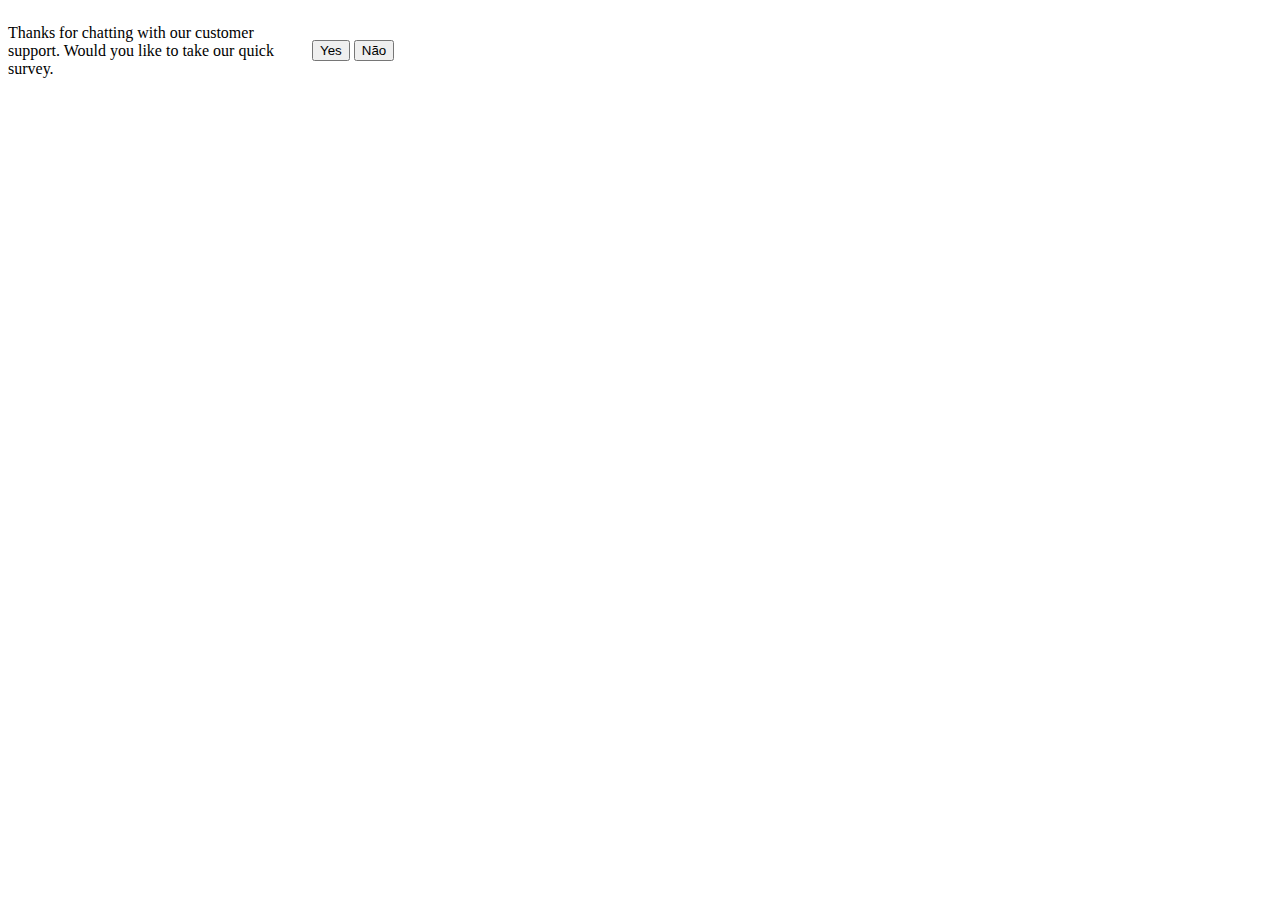
<file: testes/index.html>
<!DOCTYPE html>
<html lang="en">
<head>
    <meta charset="UTF-8">
    <meta http-equiv="X-UA-Compatible" content="IE=edge">
    <meta name="viewport" content="width=device-width, initial-scale=1.0">
    <title>Document</title>
    <style>
        p {
            display: inline-block;
            width: 300px;
            vertical-align: middle;
        }

        button {
            display: inline-block;    
        }
    </style>
</head>
<body>
    <p>Thanks for chatting with our customer support. Would you like to take our quick survey.</p>
    <button>Yes</button>
    <button>Não</button>
</body>
</html>
</file>
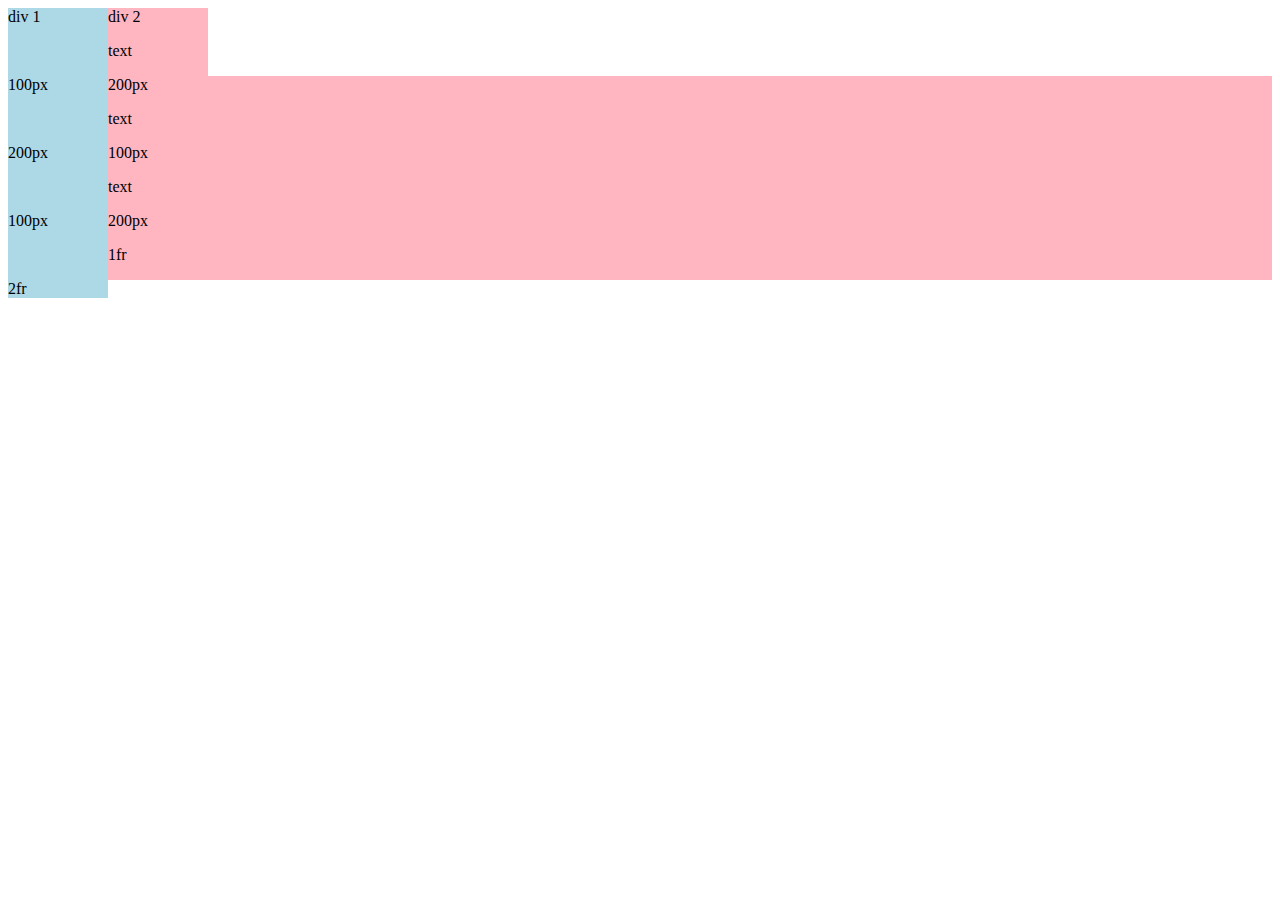
<file: gird.html>
<!DOCTYPE html>
<html lang="en">
<head>
    <meta charset="UTF-8">
    <meta http-equiv="X-UA-Compatible" content="IE=edge">
    <meta name="viewport" content="width=device-width, initial-scale=1.0">
    <title>Grid</title>
</head>
<body>
    <div style="display: grid;
    grid-template-columns: 100px 100px;">
        <div style="background-color: lightblue;">div 1</div>
        <div style="background-color: lightpink;">div 2<p>text</p></div>
    </div>
    <div style="display: grid;
    grid-template-columns: 100px 1fr;">
        <div style="background-color: lightblue;">100px</div>
        <div style="background-color: lightpink;">200px<p>text</p></div>
        <div style="background-color: lightblue;">200px</div>
        <div style="background-color: lightpink;">100px<p>text</p></div>
    </div>

    <div style="display: grid;
    grid-template-columns: 100px 1fr;">
        <div style="background-color: lightblue;">100px</div>
        <div style="background-color: lightpink;">200px<p>1fr</p></div>
        <div style="background-color: lightblue;">2fr</div>
</body>
</html>
</file>
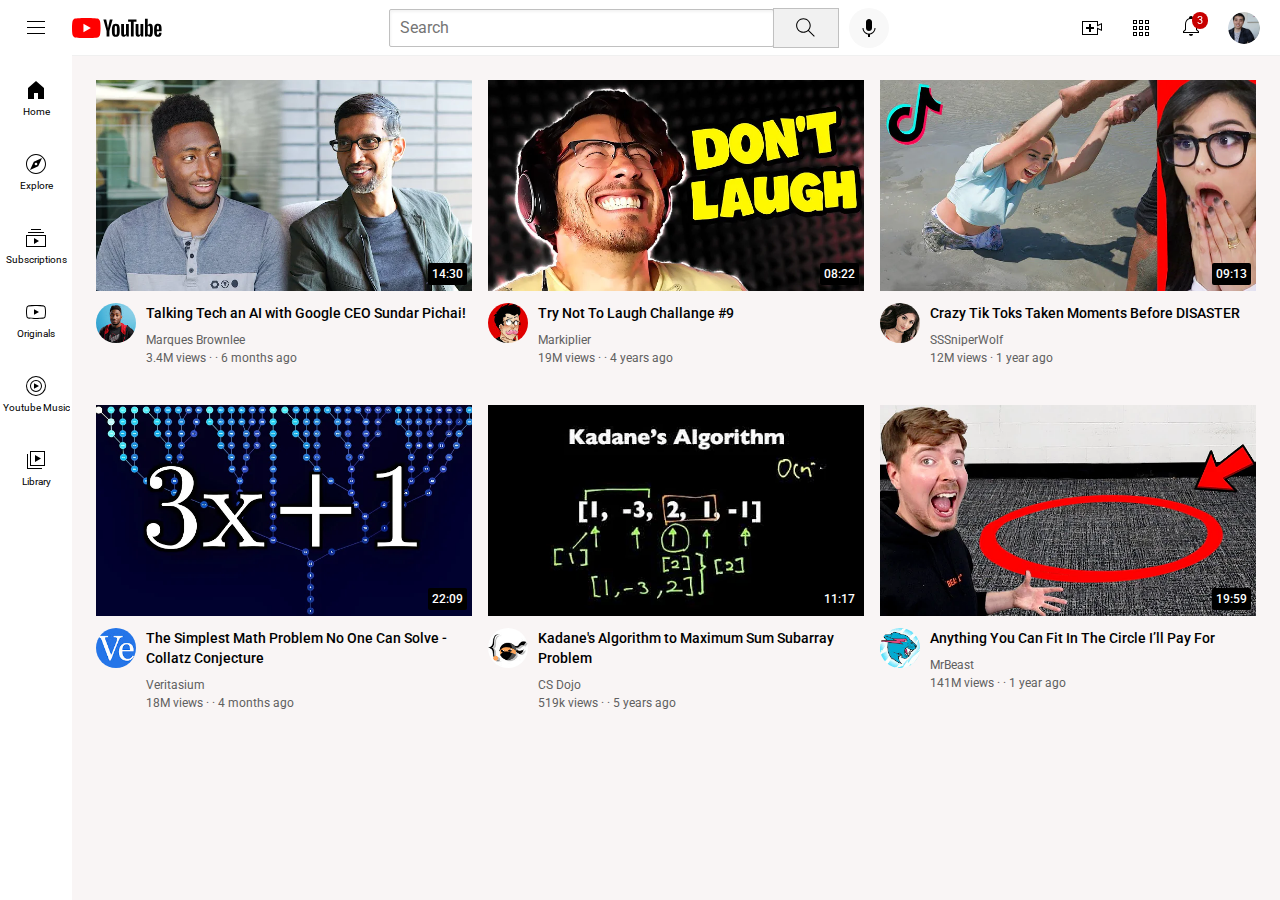
<file: youtube.html>
<!DOCTYPE html>
<html lang="en">
<head>
    <meta charset="UTF-8">
    <meta http-equiv="X-UA-Compatible" content="IE=edge">
    <meta name="viewport" content="width=device-width, initial-scale=1.0">
    <title>Youtube Clone</title>
    <link rel="preconnect" href="https://fonts.googleapis.com">
    <link rel="preconnect" href="https://fonts.gstatic.com" crossorigin>
    <link href="https://fonts.googleapis.com/css2?family=Kaushan+Script&family=Passion+One:wght@700&family=Roboto:wght@400;700&family=Sriracha&family=Work+Sans:ital,wght@0,100;0,200;0,300;0,400;0,500;0,600;0,700;0,800;0,900;1,100;1,200;1,300;1,400;1,500;1,600;1,700;1,800;1,900&display=swap" rel="stylesheet">
    <link rel="stylesheet" href="/css/general.css">
    <link rel="stylesheet" href="/css/header.css">
    <link rel="stylesheet" href="/css/video.css">
    <link rel="stylesheet" href="/css/sidebar.css">
</head>
<body>
    <div class="header">
        <div class="left-section">
            <img class="hamburguer-menu" src="/img/btns/hamburger-menu.svg" alt="">
            <img class="youtube-logo" src="/img/btns/youtube-logo.svg" alt="">
        </div>
        <div class="middle-section">
            <input class="search-bar" type="text" placeholder="Search">

            <button class="search-btn"><img class="search-icon" src="/img/btns/search.svg" alt="">
            <div class="tooltip">Search</div>
            </button>
            <button class="search-voice">
                <img class="voice-search-icon" src="/img/btns/voice-search-icon.svg" alt="">
                <div class="tooltip">Search with your voice</div>
            </button>
        </div>
    <div class="right-section">
        <div class="upload-icon-container">
            <img class="upload-icon" src="/img/btns/upload.svg" alt="">
            <div class="tooltip">Create</div>  
        </div>
        <div class="upload-icon-container">
        <img class="youtube-apps-icon" src="/img/btns/youtube-apps.svg" alt="">
        <div class="tooltip">Youtube Apps</div>  
        </div>
        <div class="upload-icon-container">
        <div class="notifications-icon-container">
        <img class="notifications-icon" src="/img/btns/notifications.svg" alt="">
        <div class="notifications-count">3</div>
        <div class="tooltip">notifications</div> 
        </div>
        </div>
        <div class="upload-icon-container">
        <img class="current-user" src="/img/btns/my-channel.jpeg" alt=""> 
        <div class="tooltip"></div> 
        </div>
    </div>
    </div>

    <div class="sidebar">
        <div class="sidebar-link">
            <img src="/img/sidebar/home.svg" alt="">
            <div>Home</div>
        </div>
        <div class="sidebar-link">
            <img src="/img/sidebar/explore.svg" alt="">
            <div>Explore</div>
        </div>
        <div class="sidebar-link">
            <img src="/img/sidebar/subscriptions.svg" alt="">
            <div>Subscriptions</div>
        </div>
        <div class="sidebar-link">
            <img src="/img/sidebar/originals.svg" alt="">
            <div>Originals</div>
        </div>
        <div class="sidebar-link">
            <img src="/img/sidebar/youtube-music.svg" alt="">
            <div>Youtube Music</div>
        </div>
        <div class="sidebar-link">
            <img src="/img/sidebar/library.svg" alt="">
            <div>Library</div>
        </div>
    </div>
    <div class="video-grid">
        <div class="video-preview">
            <div class="thumbnail-row">
                <a href="https://www.youtube.com/watch?v=G3e-cpL7ofc&t=6786s"><img class="thumb-1" src="./img/thumbs/thumbnail-1.webp" alt="Thumbnail-1"></a>
                <div class="video-time">14:30</div>
            </div>
            <div class="video-info-grid">
                <div class="channel-picture"><img class="profile-picture" src="/img/icons/channel-1.jpeg" alt=""></div>
                    <div class="video-info">
                    <p class="video-title">
                        Talking Tech an AI with Google CEO Sundar Pichai!
                    </p>
                    <p class="video-author">
                        Marques Brownlee
                    </p>
                    <p class="video-stats">
                        3.4M views &#183; · 6 months ago
                    </p>  
                    </div>
                </div>
            </div>
        <div class="video-preview">
            <div class="thumbnail-row">
                <a href="https://www.youtube.com/watch?v=G3e-cpL7ofc&t=6786s"><img class="thumb-1" src="./img/thumbs/thumbnail-2.webp" alt="Thumbnail-1"></a>
                <div class="video-time">08:22</div>
            </div>
            <div class="video-info-grid">
                <div class="channel-picture"><img class="profile-picture" src="/img/icons/channel-2.jpeg" alt=""></div>
                <div class="video-info">
                    <p class="video-title">
                        Try Not To Laugh Challange #9
                    </p>
                    <p class="video-author">
                        Markiplier
                    </p>
                    <p class="video-stats">
                        19M views &#183; · 4 years ago
                    </p>  
                </div>
            </div>
        </div>

        <div class="video-preview">
            <div class="thumbnail-row">
                <a href="https://www.youtube.com/watch?v=G3e-cpL7ofc&t=6786s"><img class="thumb-1" src="./img/thumbs/thumbnail-3.webp" alt="Thumbnail-3"></a>
                <div class="video-time">09:13</div>
            </div>
            <div class="video-info-grid">
                <div class="channel-picture"><img class="profile-picture" src="/img/icons/channel-3.jpeg" alt=""></div>
                <div class="video-info">
                    <p class="video-title">
                    Crazy Tik Toks Taken Moments Before DISASTER
                    </p>
                    <p class="video-author">
                        SSSniperWolf
                    </p>
                    <p class="video-stats">
                        12M views · 1 year ago
                    </p>  
                </div>
            </div>
        </div>
        <div class="video-preview">
            <div class="thumbnail-row">
                <a href="https://www.youtube.com/watch?v=G3e-cpL7ofc&t=6786s"><img class="thumb-1" src="./img/thumbs/thumbnail-4.webp" alt="Thumbnail-4"></a>
                <div class="video-time">22:09</div>
            </div>
            <div class="video-info-grid">
                <div class="channel-picture"><img class="profile-picture" src="/img/icons/channel-4.jpeg" alt=""></div>
            <div class="video-info">
                    <p class="video-title">
                        The Simplest Math Problem No One Can Solve - Collatz Conjecture
                    </p>
                    <p class="video-author">
                        Veritasium
                    </p>
                    <p class="video-stats">
                        18M views &#183; · 4 months ago
                    </p>  
                </div>
            </div>
        </div>

        <div class="video-preview">
            <div class="thumbnail-row">
                <a href="https://www.youtube.com/watch?v=G3e-cpL7ofc&t=6786s"><img class="thumb-1" src="./img/thumbs/thumbnail-5.webp" alt="Thumbnail-5"></a>
                <div class="video-time">11:17</div>
            </div>
            <div class="video-info-grid">
                <div class="channel-picture"><img class="profile-picture" src="/img/icons/channel-5.jpeg" alt=""></div>
            <div class="video-info">
                    <p class="video-title">
                        Kadane's Algorithm to Maximum Sum Subarray Problem
                    </p>
                    <p class="video-author">
                        CS Dojo
                    </p>
                    <p class="video-stats">
                        519k views &#183; · 5 years ago
                    </p>  
                </div>
            </div>
        </div>
        <div class="video-preview">
            <div class="thumbnail-row">
                <a href="https://www.youtube.com/watch?v=G3e-cpL7ofc&t=6786s"><img class="thumb-1" src="./img/thumbs//thumbnail-6.webp" alt="Thumbnail-1"></a>
                <div class="video-time">19:59</div>
            </div>
            <div class="video-info-grid">
                <div class="channel-picture"><img class="profile-picture" src="/img/icons/channel-6.jpeg" alt=""></div>
                <div class="video-info">
                    <p class="video-title">
                        Anything You Can Fit In The Circle I’ll Pay For
                    </p>
                    <p class="video-author">
                        MrBeast
                    </p>
                    <p class="video-stats">
                        141M views &#183; · 1 year ago
                    </p>  
                </div>
            </div>
        </div>
    </div>
</body>
</html>
</file>
<file: css/general.css>
p {
    font-family: Roboto, Arial;
    margin-top: 0;
    margin-bottom: 0;
}

body {
    margin: 0;
    padding-top: 80px;
    padding-left: 96px;
    padding-right: 24px;
    background-color: rgb(249, 245, 245);
}
</file>
<file: css/header.css>
.header {
    height: 55px;
    display: flex;
    flex-direction: row;
    justify-content: space-between;

    position: fixed;
    top: 0;
    left: 0;
    right: 0;
    z-index: 100;

    background-color: white;
    border-bottom-width: 1px;
    border-bottom-style: solid;
    border-bottom-color: rgb(240, 240, 240);
}


.left-section { 
    display: flex;
    align-items: center;
}

.hamburguer-menu {
    height: 24px;
    margin-left: 24px;
    margin-right: 24px;
}

.youtube-logo {
    height: 20px;
}

.middle-section {
    flex: 1;
    margin-left: 70px;
    margin-right: 35px;
    max-width: 500px;
    display: flex;
    align-items: center;
}

.search-bar { 
    flex: 1;
    height: 34px;
    padding-left: 10px;
    font-size: 16px;
    border-width: 1px;
    border-style: solid;
    border-color: rgb(192, 192, 192);
    border-radius: 2px;
    box-shadow: inset 1px 2px 3px rgba(0, 0, 0, 0.05);
    width: 0;
}

.search-bar::placeholder {
    font-family: Roboto, Arial;
    font-size: 16px;
}


.search-btn {
    height: 40px;
    width: 66px;
    background-color: rgb(241, 241, 241);
    border-width: 1px;
    border-style: solid;
    border-color: rgb(192, 192, 192);
    margin-left: -1px;
    margin-right: 10px;

    position: relative;
}

.search-btn, 
.search-voice,
.upload-icon-container {
    display: flex;
    justify-content: center;
    align-items: center;
    position: relative;
}

.search-btn .tooltip, 
.search-voice .tooltip,
.upload-icon-container .tooltip {
    font-family: Roboto, Arial;
    position: absolute;
    background-color: gray;
    color: white;
    padding-top: 4px;
    padding-bottom: 4px;
    padding-left: 8px;
    padding-right: 8px;
    border-radius: 2px;
    font-size: 12px;
    bottom: -30px;
    opacity: 0;
    transition: opacity 0.15s;
    pointer-events: none;
    white-space: nowrap;
}

.search-btn:hover .tooltip,
.search-voice:hover .tooltip,
.upload-icon-container:hover .tooltip {
    opacity: 1;
}

.search-icon {
    height: 25px;
}

.search-voice {
    height: 40px;
    width: 40px;
    border-radius: 20px;
    border: none;
    background-color: rgb(248, 248, 248); 
}

.voice-search-icon {
   height: 24px;
}

.right-section {
    width: 180px;
    margin-right: 20px;
    display: flex;
    align-items: center;
    justify-content: space-between;
    flex-shrink: 0;
}

.upload-icon {
    height: 24px;
}

.youtube-apps-icon {
    height: 24px;
}

.notifications-icon {
    height: 24px;
}

.notifications-icon-container {
    position: relative;
}

.notifications-count {
    position: absolute;
    top: -2px;
    right: -5px;
    background-color: rgb(200, 0, 0);
    color: white;
    font-family: Roboto, Arial;
    font-size: 11px;
    padding-left: 5px;
    padding-right: 5px;
    padding-top: 2px;
    padding-bottom: 2px;
    border-radius: 10px;
}

.current-user{
    height: 32px;
    border-radius: 16px;
}
</file>
<file: css/video.css>
.thumb-1 {
    width: 100%;
}

.video-title {
    margin-top: 0;
    font-size: 14px;
    font-weight: 500;
    line-height: 20px;
    margin-bottom: 10px;
}

.video-preview {

}

.video-info-grid {
    display: grid;
    grid-template-columns: 50px 1fr;
}

.channel-picture {
    display: inline-block;
    width: 50px;
    vertical-align: top;
}

.profile-picture {
    width: 40px;
    border-radius: 50px;
}

.thumbnail-row {
    margin-bottom: 8px;
    position: relative;
}

.video-author, .video-stats {
    font-size: 12px;
    color: rgb(96, 96, 96);

}

.video-author {
    margin-bottom: 4px;
}

.video-grid {
    display: grid;
    grid-template-columns: 1fr 1fr 1fr;
    column-gap: 16px;
    row-gap: 40px;
}

.video-time {
    font-family: Roboto, Arial;
    font-size: 12px;
    font-weight: 500;
    padding-left: 4px;
    padding-right: 4px;
    padding-top: 4px;
    padding-bottom: 4px;
    border-radius: 2px;
    background-color: black;
    color: white;
    position: absolute;
    bottom: 10px;
    right: 5px;
}
</file>
<file: css/sidebar.css>
.sidebar {
    position: fixed;
    left: 0;
    bottom: 0;
    top: 55px;
    background-color: white;
    width: 72px;
    z-index: 200;
    padding-top: 5px;
}


.sidebar-link {
    height: 74px;
    display: flex;
    justify-content: center;
    align-items: center;
    flex-direction: column;
    cursor: pointer;
}

.sidebar-link:hover {
    background-color: rgb(235, 235, 235);
}

.sidebar-link img {
    height: 24px;
    margin-bottom: 4px;
}

.sidebar-link div{
    font-family: Roboto, Arial;
    font-size: 10px;
}
</file>
